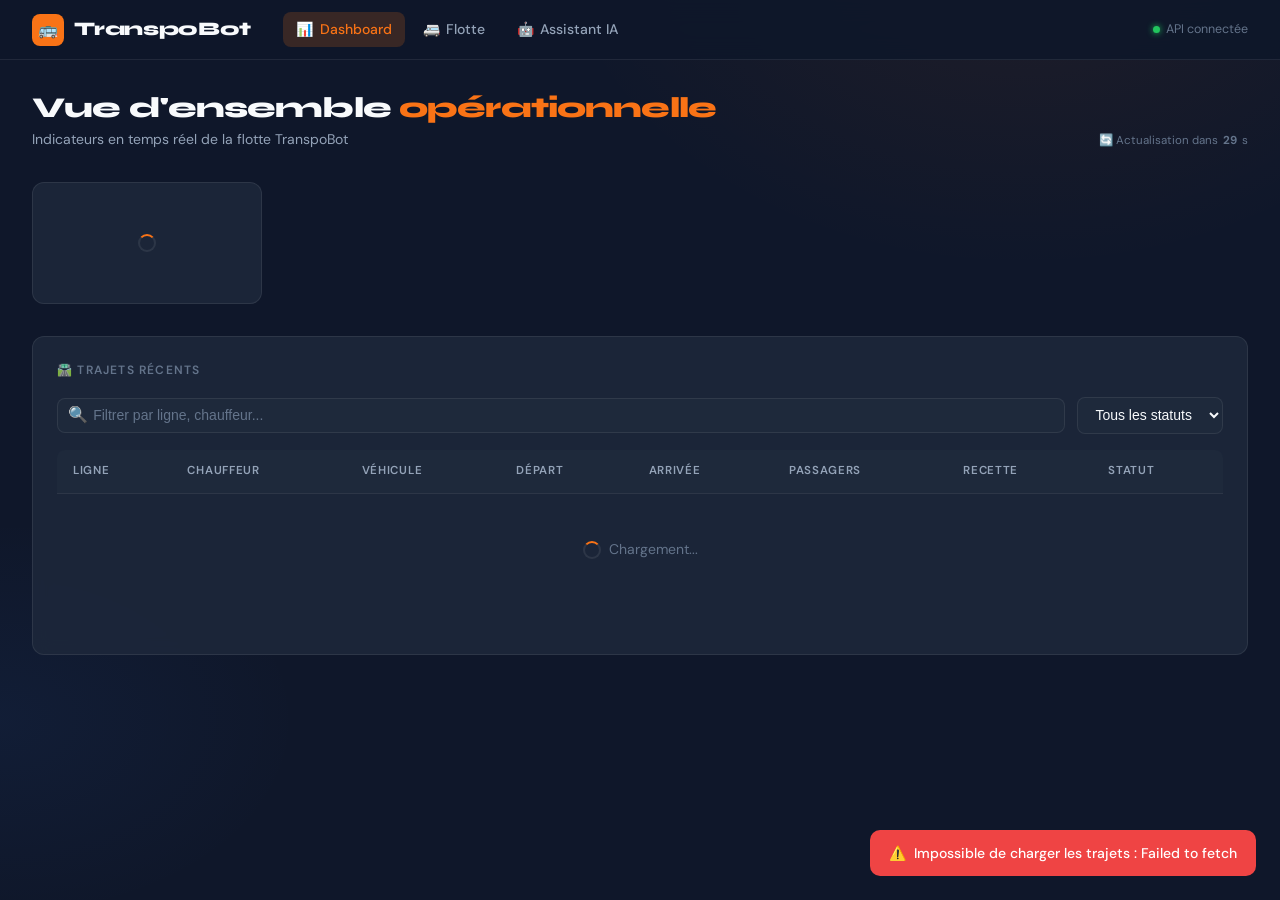
<file: frontend/index.html>
<!DOCTYPE html>
<html lang="fr">
<head>
  <meta charset="UTF-8">
  <meta name="viewport" content="width=device-width, initial-scale=1.0">
  <title>TranspoBot — Tableau de bord</title>
  <link rel="stylesheet" href="style.css">
  <style>
    .stat-icon-bg { position:absolute; right:1rem; top:50%; transform:translateY(-50%); font-size:2.8rem; opacity:.06; }
    .trajet-ligne { font-weight:600; }
    .trajet-meta  { font-size:.78rem; color:var(--slate-2); }
    .recette      { font-family:var(--font-mono); font-size:.82rem; }
    .last-refresh { font-size:.72rem; color:var(--slate); text-align:right; margin-top:.5rem; }
  </style>
</head>
<body>
<nav class="topbar">
  <div class="topbar-brand"><div class="logo-icon">🚌</div>TranspoBot</div>
  <div class="topbar-nav">
    <a href="index.html" class="nav-link active"><span class="icon">📊</span><span class="label">Dashboard</span></a>
    <a href="vehicules.html" class="nav-link"><span class="icon">🚐</span><span class="label">Flotte</span></a>
    <a href="chat.html" class="nav-link"><span class="icon">🤖</span><span class="label">Assistant IA</span></a>
  </div>
  <div class="topbar-status"><div class="status-dot"></div>API connectée</div>
</nav>

<main class="page">
  <div class="page-header">
    <div>
      <h1 class="page-title">Vue d'ensemble <span>opérationnelle</span></h1>
      <p class="page-subtitle">Indicateurs en temps réel de la flotte TranspoBot</p>
    </div>
    <div class="refresh-timer">🔄 Actualisation dans <strong id="countdown">30</strong>s</div>
  </div>

  <div class="kpi-grid" id="kpiGrid">
    <div class="kpi-card"><div class="loading"><div class="spinner"></div></div></div>
  </div>

  <div class="card">
    <div class="card-title">🛣️ Trajets récents <span id="trajetCount" style="margin-left:auto;font-size:.75rem;color:var(--slate)"></span></div>
    <div class="controls">
      <div class="search-box">
        <span class="search-icon">🔍</span>
        <input type="text" id="searchTrajets" placeholder="Filtrer par ligne, chauffeur...">
      </div>
      <select class="filter-select" id="filterStatut">
        <option value="">Tous les statuts</option>
        <option value="planifie">Planifié</option>
        <option value="en_cours">En cours</option>
        <option value="termine">Terminé</option>
        <option value="annule">Annulé</option>
      </select>
    </div>
    <div class="table-wrapper">
      <table>
        <thead>
          <tr>
            <th>Ligne</th><th>Chauffeur</th><th>Véhicule</th>
            <th>Départ</th><th>Arrivée</th><th>Passagers</th><th>Recette</th><th>Statut</th>
          </tr>
        </thead>
        <tbody id="trajetsTbody">
          <tr><td colspan="8"><div class="loading"><div class="spinner"></div> Chargement...</div></td></tr>
        </tbody>
      </table>
    </div>
    <div class="pagination" id="paginationTrajets"></div>
    <p class="last-refresh" id="lastRefresh"></p>
  </div>
</main>

<div class="toast" id="toast">⚠️ <span id="toastMsg"></span></div>

<script src="config.js"></script>
<script>
const API = API_BASE;
let allTrajets = [], currentPage = 1;
const perPage = 8;
let countdown = 30;

function showToast(msg) {
  const t = document.getElementById('toast');
  document.getElementById('toastMsg').textContent = msg;
  t.classList.add('show');
  setTimeout(() => t.classList.remove('show'), 4000);
}

function formatDate(s) {
  if (!s) return '—';
  return new Date(s).toLocaleString('fr-FR', {day:'2-digit',month:'2-digit',hour:'2-digit',minute:'2-digit'});
}

function formatMoney(n) {
  if (n == null) return '—';
  return Number(n).toLocaleString('fr-FR') + ' F';
}

function badgeStatut(s) {
  const map = {
    planifie:['blue','Planifié'], en_cours:['orange','En cours'],
    termine:['green','Terminé'], annule:['red','Annulé']
  };
  const [cls, label] = map[s] || ['slate', s];
  return `<span class="badge badge-${cls}">${label}</span>`;
}

async function loadKPI() {
  try {
    const r = await fetch(`${API}/api/stats`);
    if (!r.ok) throw new Error(`HTTP ${r.status}`);
    const d = await r.json();
    document.getElementById('kpiGrid').innerHTML = `
      <div class="kpi-card green" style="position:relative">
        <div class="kpi-icon">✅</div>
        <div class="kpi-value">${d.total_trajets}</div>
        <div class="kpi-label">Trajets terminés</div>
        <div class="stat-icon-bg">✅</div>
      </div>
      <div class="kpi-card orange" style="position:relative">
        <div class="kpi-icon">🚍</div>
        <div class="kpi-value">${d.trajets_en_cours}</div>
        <div class="kpi-label">En cours</div>
        <div class="stat-icon-bg">🚍</div>
      </div>
      <div class="kpi-card blue" style="position:relative">
        <div class="kpi-icon">🚗</div>
        <div class="kpi-value">${d.vehicules_actifs}</div>
        <div class="kpi-label">Véhicules actifs</div>
        <div class="stat-icon-bg">🚗</div>
      </div>
      <div class="kpi-card red" style="position:relative">
        <div class="kpi-icon">⚠️</div>
        <div class="kpi-value">${d.incidents_ouverts}</div>
        <div class="kpi-label">Incidents ouverts</div>
        <div class="stat-icon-bg">⚠️</div>
      </div>
      <div class="kpi-card" style="position:relative">
        <div class="kpi-icon">💰</div>
        <div class="kpi-value">${Number(d.recette_totale).toLocaleString('fr-FR')}</div>
        <div class="kpi-label">Recette totale (F)</div>
        <div class="stat-icon-bg">💰</div>
      </div>
    `;
  } catch(e) {
    showToast('Impossible de charger les KPI : ' + e.message);
  }
}

async function loadTrajets() {
  try {
    const r = await fetch(`${API}/api/trajets/recent`);
    if (!r.ok) throw new Error(`HTTP ${r.status}`);
    allTrajets = await r.json();
    applyFilters();
    document.getElementById('lastRefresh').textContent = 'Dernière actualisation : ' + new Date().toLocaleTimeString('fr-FR');
  } catch(e) {
    showToast('Impossible de charger les trajets : ' + e.message);
  }
}

function applyFilters() {
  const q = document.getElementById('searchTrajets').value.toLowerCase();
  const s = document.getElementById('filterStatut').value;
  const data = allTrajets.filter(t =>
    (!q || (t.ligne||'').toLowerCase().includes(q) || (t.chauffeur_nom||'').toLowerCase().includes(q)) &&
    (!s || t.statut === s)
  );
  currentPage = 1;
  renderTrajets(data);
}

function renderTrajets(data) {
  const total = data.length;
  document.getElementById('trajetCount').textContent = `${total} trajet${total!==1?'s':''}`;
  const pages = Math.ceil(total/perPage)||1;
  const slice = data.slice((currentPage-1)*perPage, currentPage*perPage);
  const tbody = document.getElementById('trajetsTbody');
  if (!slice.length) {
    tbody.innerHTML = `<tr><td colspan="8"><div class="empty"><div class="empty-icon">🔍</div><div class="empty-title">Aucun résultat</div></div></td></tr>`;
  } else {
    tbody.innerHTML = slice.map(t => `<tr>
      <td><div class="trajet-ligne">${t.ligne||'—'}</div></td>
      <td><div class="trajet-meta">${t.chauffeur_nom||'—'}</div></td>
      <td><div class="trajet-meta" style="font-family:var(--font-mono)">${t.immatriculation||'—'}</div></td>
      <td>${formatDate(t.date_heure_depart)}</td>
      <td>${formatDate(t.date_heure_arrivee)}</td>
      <td style="text-align:center">${t.nb_passagers??'—'}</td>
      <td class="recette">${formatMoney(t.recette)}</td>
      <td>${badgeStatut(t.statut)}</td>
    </tr>`).join('');
  }
  const pg = document.getElementById('paginationTrajets');
  if (pages <= 1) { pg.innerHTML = ''; return; }
  let html = `<button onclick="goPage(${currentPage-1})" ${currentPage===1?'disabled':''}>‹</button>`;
  for (let i=1; i<=pages; i++) html += `<button class="${i===currentPage?'active':''}" onclick="goPage(${i})">${i}</button>`;
  html += `<button onclick="goPage(${currentPage+1})" ${currentPage===pages?'disabled':''}>›</button>`;
  html += `<span class="pagination-info">${(currentPage-1)*perPage+1}–${Math.min(currentPage*perPage,total)} / ${total}</span>`;
  pg.innerHTML = html;
}

function goPage(p) {
  const q = document.getElementById('searchTrajets').value.toLowerCase();
  const s = document.getElementById('filterStatut').value;
  const data = allTrajets.filter(t =>
    (!q || (t.ligne||'').toLowerCase().includes(q) || (t.chauffeur_nom||'').toLowerCase().includes(q)) &&
    (!s || t.statut === s)
  );
  const pages = Math.ceil(data.length/perPage)||1;
  currentPage = Math.max(1, Math.min(p, pages));
  renderTrajets(data);
}

document.getElementById('searchTrajets').addEventListener('input', applyFilters);
document.getElementById('filterStatut').addEventListener('change', applyFilters);

setInterval(() => {
  countdown--;
  document.getElementById('countdown').textContent = countdown;
  if (countdown <= 0) { loadKPI(); loadTrajets(); countdown = 30; }
}, 1000);

loadKPI();
loadTrajets();
</script>
</body>
</html>
</file>
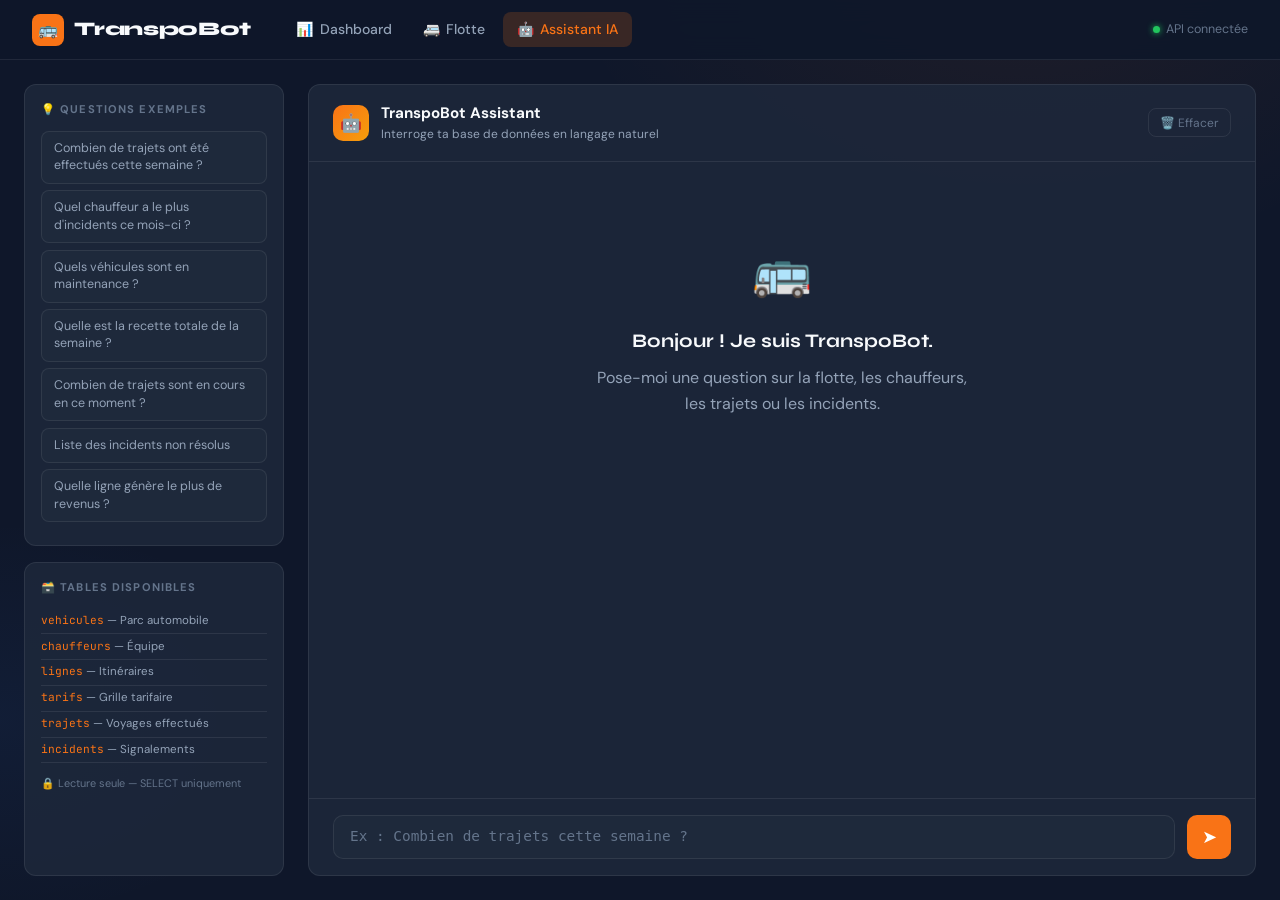
<file: frontend/chat.html>
<!DOCTYPE html>
<html lang="fr">
<head>
  <meta charset="UTF-8">
  <meta name="viewport" content="width=device-width, initial-scale=1.0">
  <title>TranspoBot — Assistant IA</title>
  <link rel="stylesheet" href="style.css">
  <style>
    .chat-layout { display:grid; grid-template-columns:260px 1fr; gap:1.5rem; height:calc(100vh - 60px - 3rem); }
    .chat-sidebar { display:flex; flex-direction:column; gap:1rem; }
    .sidebar-card { background:var(--card-bg); border:1px solid var(--border); border-radius:var(--radius); padding:1rem; }
    .sidebar-title { font-size:.7rem; font-weight:700; letter-spacing:.1em; text-transform:uppercase; color:var(--slate); margin-bottom:.75rem; }
    .suggestion-chip { display:block; width:100%; text-align:left; background:var(--navy-2); border:1px solid var(--border); color:var(--slate-2); border-radius:8px; padding:.5rem .75rem; font-size:.78rem; margin-bottom:.4rem; transition:var(--transition); line-height:1.4; }
    .suggestion-chip:hover { background:var(--orange-glow); border-color:var(--orange); color:var(--orange); }
    .schema-list { font-size:.72rem; color:var(--slate-2); }
    .schema-list li { padding:.2rem 0; border-bottom:1px solid var(--border); list-style:none; }
    .schema-list code { color:var(--orange); font-family:var(--font-mono); font-size:.7rem; }
    .chat-main { display:flex; flex-direction:column; background:var(--card-bg); border:1px solid var(--border); border-radius:var(--radius); overflow:hidden; }
    .chat-header { padding:1rem 1.5rem; border-bottom:1px solid var(--border); display:flex; align-items:center; gap:.75rem; }
    .bot-avatar { width:36px; height:36px; background:linear-gradient(135deg,var(--orange),#f59e0b); border-radius:10px; display:grid; place-items:center; font-size:1.1rem; }
    .chat-header-info h3 { font-size:.95rem; font-weight:700; }
    .chat-header-info p { font-size:.75rem; color:var(--slate-2); }
    .clear-btn { margin-left:auto; background:transparent; border:1px solid var(--border); color:var(--slate); border-radius:8px; padding:.35rem .7rem; font-size:.75rem; transition:var(--transition); }
    .clear-btn:hover { background:var(--navy-2); color:var(--white); }
    .messages { flex:1; overflow-y:auto; padding:1.5rem; display:flex; flex-direction:column; gap:1.25rem; }
    .msg { display:flex; gap:.75rem; max-width:92%; animation:fadeUp .25s ease; }
    @keyframes fadeUp { from{opacity:0;transform:translateY(8px)} to{opacity:1;transform:none} }
    .msg.user { align-self:flex-end; flex-direction:row-reverse; }
    .msg.bot  { align-self:flex-start; }
    .msg-avatar { width:32px; height:32px; border-radius:50%; flex-shrink:0; display:grid; place-items:center; }
    .msg.user .msg-avatar { background:var(--navy-3); }
    .msg.bot  .msg-avatar { background:linear-gradient(135deg,var(--orange),#f59e0b); }
    .msg-body { display:flex; flex-direction:column; gap:.5rem; }
    .bubble { padding:.75rem 1rem; border-radius:12px; font-size:.875rem; line-height:1.6; }
    .msg.user .bubble { background:var(--orange); color:white; border-bottom-right-radius:4px; }
    .msg.bot  .bubble { background:var(--navy-2); border:1px solid var(--border); border-bottom-left-radius:4px; }
    .sql-accordion { background:var(--navy); border:1px solid var(--border); border-radius:8px; overflow:hidden; }
    .sql-toggle { display:flex; align-items:center; gap:.5rem; width:100%; background:transparent; border:none; color:var(--slate-2); padding:.5rem .75rem; font-size:.72rem; font-family:var(--font); cursor:pointer; transition:var(--transition); }
    .sql-toggle:hover { color:var(--orange); }
    .sql-toggle .chevron { margin-left:auto; transition:transform .2s; }
    .sql-toggle.open .chevron { transform:rotate(180deg); }
    .sql-code { display:none; padding:.6rem .75rem; font-family:var(--font-mono); font-size:.78rem; color:#94a3b8; border-top:1px solid var(--border); white-space:pre-wrap; word-break:break-all; }
    .sql-code.open { display:block; }
    .results-wrapper { background:var(--navy); border:1px solid var(--border); border-radius:8px; overflow:hidden; }
    .results-header { font-size:.7rem; color:var(--slate); padding:.4rem .75rem; border-bottom:1px solid var(--border); }
    .results-scroll { overflow-x:auto; max-height:260px; overflow-y:auto; }
    .results-wrapper table { font-size:.78rem; }
    .results-wrapper thead th { background:var(--navy-2); font-size:.68rem; }
    .results-wrapper tbody td { padding:.5rem .75rem; }
    .typing-indicator { display:none; align-self:flex-start; padding:.6rem 1rem; background:var(--navy-2); border:1px solid var(--border); border-radius:12px; border-bottom-left-radius:4px; gap:.3rem; }
    .typing-indicator.show { display:flex; }
    .dot { width:7px; height:7px; background:var(--slate); border-radius:50%; animation:bounce .9s infinite; }
    .dot:nth-child(2){animation-delay:.15s} .dot:nth-child(3){animation-delay:.3s}
    @keyframes bounce { 0%,100%{transform:translateY(0)} 50%{transform:translateY(-5px);background:var(--orange)} }
    .chat-input-area { padding:1rem 1.5rem; border-top:1px solid var(--border); display:flex; gap:.75rem; align-items:center; }
    .chat-input-area textarea { flex:1; background:var(--navy-2); border:1px solid var(--border); color:var(--white); border-radius:10px; padding:.65rem 1rem; font-size:.9rem; resize:none; height:44px; max-height:120px; outline:none; transition:var(--transition); line-height:1.5; }
    .chat-input-area textarea:focus { border-color:var(--orange); }
    .chat-input-area textarea::placeholder { color:var(--slate); }
    .send-btn { background:var(--orange); border:none; color:white; width:44px; height:44px; border-radius:10px; display:grid; place-items:center; font-size:1.1rem; transition:var(--transition); flex-shrink:0; }
    .send-btn:hover:not(:disabled) { background:var(--orange-2); }
    .send-btn:disabled { opacity:.45; cursor:not-allowed; }
    .welcome { text-align:center; padding:3rem 1rem; color:var(--slate-2); }
    .welcome-icon { font-size:3rem; margin-bottom:1rem; }
    .welcome h3 { font-family:var(--font-display); font-size:1.2rem; color:var(--white); margin-bottom:.5rem; }
    @media(max-width:768px){ .chat-layout{grid-template-columns:1fr;height:auto} .chat-sidebar{display:none} .chat-main{height:calc(100vh - 60px - 2rem)} }
  </style>
</head>
<body>
<nav class="topbar">
  <div class="topbar-brand"><div class="logo-icon">🚌</div>TranspoBot</div>
  <div class="topbar-nav">
    <a href="index.html" class="nav-link"><span class="icon">📊</span><span class="label">Dashboard</span></a>
    <a href="vehicules.html" class="nav-link"><span class="icon">🚐</span><span class="label">Flotte</span></a>
    <a href="chat.html" class="nav-link active"><span class="icon">🤖</span><span class="label">Assistant IA</span></a>
  </div>
  <div class="topbar-status"><div class="status-dot"></div>API connectée</div>
</nav>

<div style="padding:1.5rem;max-width:1400px;margin:0 auto;">
  <div class="chat-layout">
    <aside class="chat-sidebar">
      <div class="sidebar-card">
        <div class="sidebar-title">💡 Questions exemples</div>
        <button class="suggestion-chip" onclick="suggest(this)">Combien de trajets ont été effectués cette semaine ?</button>
        <button class="suggestion-chip" onclick="suggest(this)">Quel chauffeur a le plus d'incidents ce mois-ci ?</button>
        <button class="suggestion-chip" onclick="suggest(this)">Quels véhicules sont en maintenance ?</button>
        <button class="suggestion-chip" onclick="suggest(this)">Quelle est la recette totale de la semaine ?</button>
        <button class="suggestion-chip" onclick="suggest(this)">Combien de trajets sont en cours en ce moment ?</button>
        <button class="suggestion-chip" onclick="suggest(this)">Liste des incidents non résolus</button>
        <button class="suggestion-chip" onclick="suggest(this)">Quelle ligne génère le plus de revenus ?</button>
      </div>
      <div class="sidebar-card" style="flex:1">
        <div class="sidebar-title">🗃️ Tables disponibles</div>
        <ul class="schema-list">
          <li><code>vehicules</code> — Parc automobile</li>
          <li><code>chauffeurs</code> — Équipe</li>
          <li><code>lignes</code> — Itinéraires</li>
          <li><code>tarifs</code> — Grille tarifaire</li>
          <li><code>trajets</code> — Voyages effectués</li>
          <li><code>incidents</code> — Signalements</li>
        </ul>
        <div style="font-size:.68rem;color:var(--slate);margin-top:.75rem;">🔒 Lecture seule — SELECT uniquement</div>
      </div>
    </aside>

    <div class="chat-main">
      <div class="chat-header">
        <div class="bot-avatar">🤖</div>
        <div class="chat-header-info">
          <h3>TranspoBot Assistant</h3>
          <p>Interroge ta base de données en langage naturel</p>
        </div>
        <button class="clear-btn" onclick="clearChat()">🗑️ Effacer</button>
      </div>

      <div class="messages" id="messages">
        <div class="welcome" id="welcome">
          <div class="welcome-icon">🚌</div>
          <h3>Bonjour ! Je suis TranspoBot.</h3>
          <p>Pose-moi une question sur la flotte, les chauffeurs,<br>les trajets ou les incidents.</p>
        </div>
        <div class="typing-indicator" id="typingIndicator">
          <div class="dot"></div><div class="dot"></div><div class="dot"></div>
        </div>
      </div>

      <div class="chat-input-area">
        <textarea id="chatInput" placeholder="Ex : Combien de trajets cette semaine ?" maxlength="500" rows="1"></textarea>
        <button class="send-btn" id="sendBtn" onclick="sendMessage()">➤</button>
      </div>
    </div>
  </div>
</div>

<div class="toast" id="toast">⚠️ <span id="toastMsg"></span></div>

<script src="config.js"></script>
<script>
const API = API_BASE;
let isLoading=false;
const messagesEl=document.getElementById('messages');
const inputEl=document.getElementById('chatInput');
const sendBtn=document.getElementById('sendBtn');

function showToast(msg){const t=document.getElementById('toast');document.getElementById('toastMsg').textContent=msg;t.classList.add('show');setTimeout(()=>t.classList.remove('show'),5000);}

inputEl.addEventListener('input',()=>{inputEl.style.height='44px';inputEl.style.height=Math.min(inputEl.scrollHeight,120)+'px';});
inputEl.addEventListener('keydown',e=>{if(e.key==='Enter'&&!e.shiftKey){e.preventDefault();sendMessage();}});

function suggest(btn){inputEl.value=btn.textContent.trim();inputEl.focus();}

function clearChat(){
  messagesEl.innerHTML=`<div class="welcome" id="welcome"><div class="welcome-icon">🚌</div><h3>Conversation effacée.</h3><p>Pose une nouvelle question !</p></div><div class="typing-indicator" id="typingIndicator"><div class="dot"></div><div class="dot"></div><div class="dot"></div></div>`;
}

function escHtml(s){return String(s).replace(/&/g,'&amp;').replace(/</g,'&lt;').replace(/>/g,'&gt;').replace(/\n/g,'<br>');}

function addUserMsg(text){
  document.getElementById('welcome')?.remove();
  const div=document.createElement('div');
  div.className='msg user';
  div.innerHTML=`<div class="msg-avatar">👤</div><div class="msg-body"><div class="bubble">${escHtml(text)}</div></div>`;
  messagesEl.insertBefore(div,document.getElementById('typingIndicator'));
  messagesEl.scrollTo({top:messagesEl.scrollHeight,behavior:'smooth'});
}

function addBotMsg(answer,sql,data){
  const div=document.createElement('div');
  div.className='msg bot';
  let sqlHtml='';
  if(sql){const id='sql_'+Date.now();sqlHtml=`<div class="sql-accordion"><button class="sql-toggle" onclick="toggleSQL(this,'${id}')">🔍 <span style="font-family:var(--font-mono)">Requête SQL générée</span><span class="chevron">▾</span></button><div class="sql-code" id="${id}">${escHtml(sql)}</div></div>`;}
  let tableHtml='';
  if(data&&data.length>0){const cols=Object.keys(data[0]);tableHtml=`<div class="results-wrapper"><div class="results-header">📋 ${data.length} résultat${data.length!==1?'s':''}</div><div class="results-scroll"><table><thead><tr>${cols.map(c=>`<th>${c}</th>`).join('')}</tr></thead><tbody>${data.map(row=>`<tr>${cols.map(c=>`<td>${row[c]??'—'}</td>`).join('')}</tr>`).join('')}</tbody></table></div></div>`;}
  else if(data&&data.length===0){tableHtml=`<div style="font-size:.78rem;color:var(--slate)">Aucune donnée retournée.</div>`;}
  div.innerHTML=`<div class="msg-avatar">🤖</div><div class="msg-body"><div class="bubble">${escHtml(answer)}</div>${sqlHtml}${tableHtml}</div>`;
  messagesEl.insertBefore(div,document.getElementById('typingIndicator'));
  messagesEl.scrollTo({top:messagesEl.scrollHeight,behavior:'smooth'});
}

function addErrorMsg(msg){
  const div=document.createElement('div');div.className='msg bot';
  div.innerHTML=`<div class="msg-avatar">⚠️</div><div class="msg-body"><div class="bubble" style="background:rgba(239,68,68,.15);border-color:rgba(239,68,68,.3);color:#fca5a5;">${escHtml(msg)}</div></div>`;
  messagesEl.insertBefore(div,document.getElementById('typingIndicator'));
  messagesEl.scrollTo({top:messagesEl.scrollHeight,behavior:'smooth'});
}

function toggleSQL(btn,id){btn.classList.toggle('open');document.getElementById(id).classList.toggle('open');}

async function sendMessage(){
  if(isLoading)return;
  const q=inputEl.value.trim();
  if(!q)return;
  isLoading=true; sendBtn.disabled=true;
  inputEl.value=''; inputEl.style.height='44px';
  addUserMsg(q);
  const ti=document.getElementById('typingIndicator');
  ti.classList.add('show');
  messagesEl.scrollTo({top:messagesEl.scrollHeight,behavior:'smooth'});
  try{
    const r=await fetch(`${API}/api/chat`,{method:'POST',headers:{'Content-Type':'application/json'},body:JSON.stringify({question:q})});
    if(!r.ok){const err=await r.json().catch(()=>({}));throw new Error(err.detail||`HTTP ${r.status}`);}
    const res=await r.json();
    ti.classList.remove('show');
    addBotMsg(res.answer||'Réponse reçue.',res.sql,res.data);
  }catch(e){
    ti.classList.remove('show');
    addErrorMsg('❌ '+(e.message.includes('fetch')?'Serveur inaccessible sur '+API:e.message));
  }finally{
    isLoading=false; sendBtn.disabled=false; inputEl.focus();
  }
}
</script>
</body>
</html>
</file>
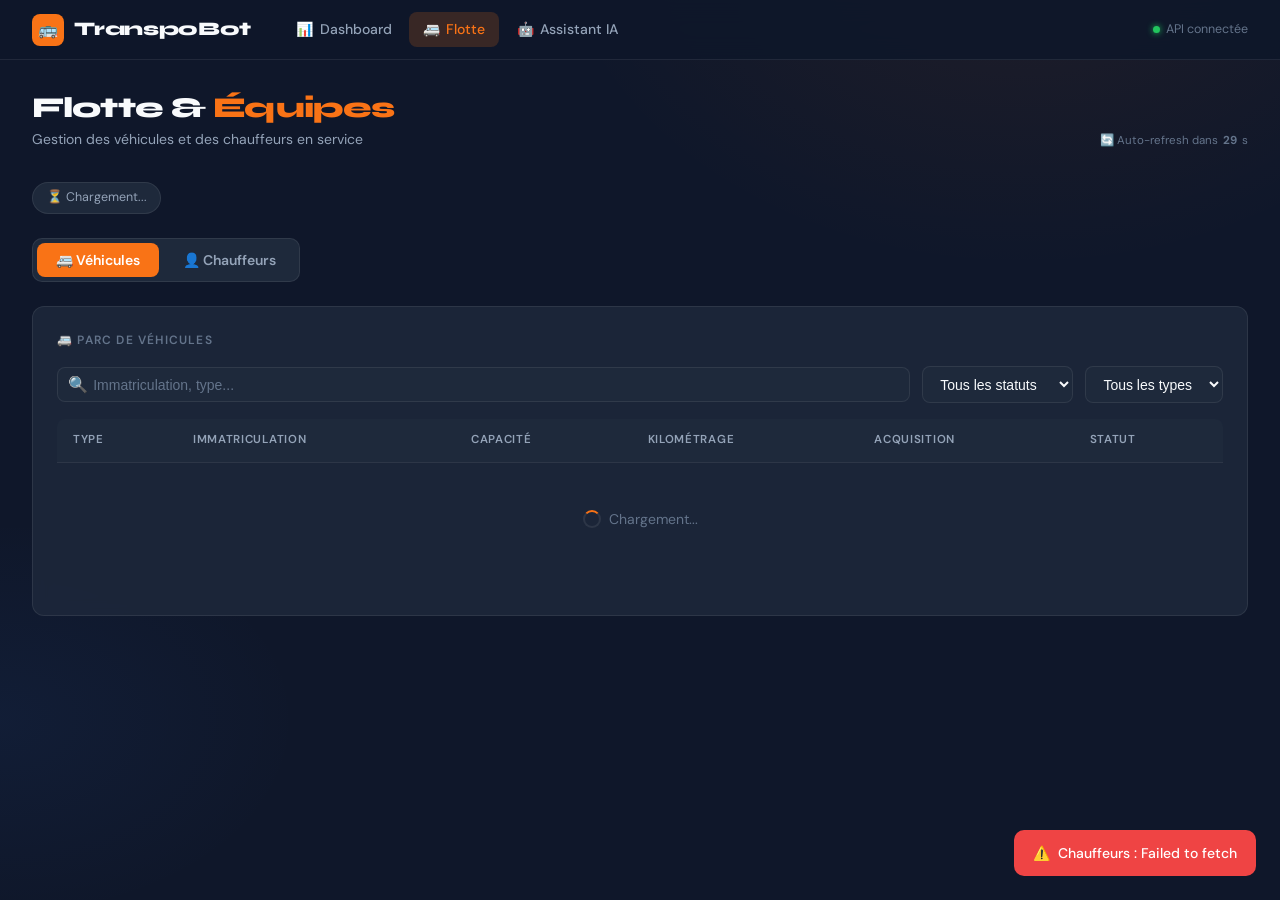
<file: frontend/vehicules.html>
<!DOCTYPE html>
<html lang="fr">
<head>
  <meta charset="UTF-8">
  <meta name="viewport" content="width=device-width, initial-scale=1.0">
  <title>TranspoBot — Flotte & Chauffeurs</title>
  <link rel="stylesheet" href="style.css">
  <style>
    .tabs { display:flex; gap:.25rem; margin-bottom:1.5rem; background:var(--navy-2); border:1px solid var(--border); border-radius:10px; padding:.25rem; width:fit-content; }
    .tab-btn { background:transparent; border:none; color:var(--slate-2); padding:.5rem 1.2rem; border-radius:8px; font-size:.875rem; font-weight:600; display:flex; align-items:center; gap:.4rem; transition:var(--transition); }
    .tab-btn.active { background:var(--orange); color:white; }
    .tab-btn:hover:not(.active) { background:var(--navy-3); color:var(--white); }
    .tab-panel { display:none; }
    .tab-panel.active { display:block; }
    .immat { font-family:var(--font-mono); font-size:.82rem; color:var(--orange); font-weight:600; }
    .summary-bar { display:flex; gap:.5rem; margin-bottom:1.5rem; flex-wrap:wrap; }
    .summary-pill { display:flex; align-items:center; gap:.4rem; background:var(--navy-2); border:1px solid var(--border); border-radius:99px; padding:.3rem .85rem; font-size:.78rem; color:var(--slate-2); }
    .summary-pill strong { color:var(--white); }
    .dispo-yes { color:var(--green); font-weight:600; }
    .dispo-no  { color:var(--red); font-weight:600; }
    .chauffeur-avatar { width:32px; height:32px; border-radius:50%; background:var(--navy-3); display:inline-flex; align-items:center; justify-content:center; margin-right:.4rem; vertical-align:middle; }
  </style>
</head>
<body>
<nav class="topbar">
  <div class="topbar-brand"><div class="logo-icon">🚌</div>TranspoBot</div>
  <div class="topbar-nav">
    <a href="index.html" class="nav-link"><span class="icon">📊</span><span class="label">Dashboard</span></a>
    <a href="vehicules.html" class="nav-link active"><span class="icon">🚐</span><span class="label">Flotte</span></a>
    <a href="chat.html" class="nav-link"><span class="icon">🤖</span><span class="label">Assistant IA</span></a>
  </div>
  <div class="topbar-status"><div class="status-dot"></div>API connectée</div>
</nav>

<main class="page">
  <div class="page-header">
    <div>
      <h1 class="page-title">Flotte & <span>Équipes</span></h1>
      <p class="page-subtitle">Gestion des véhicules et des chauffeurs en service</p>
    </div>
    <div class="refresh-timer">🔄 Auto-refresh dans <strong id="countdown">30</strong>s</div>
  </div>

  <div class="summary-bar" id="summaryBar"><div class="summary-pill">⏳ Chargement...</div></div>

  <div class="tabs">
    <button class="tab-btn active" onclick="switchTab('vehicules', event)">🚐 Véhicules</button>
    <button class="tab-btn" onclick="switchTab('chauffeurs', event)">👤 Chauffeurs</button>
  </div>

  <div class="tab-panel active" id="tab-vehicules">
    <div class="card">
      <div class="card-title">🚐 Parc de véhicules</div>
      <div class="controls">
        <div class="search-box"><span class="search-icon">🔍</span><input type="text" id="searchVehicules" placeholder="Immatriculation, type..."></div>
        <select class="filter-select" id="filterStatutV">
          <option value="">Tous les statuts</option>
          <option value="actif">Actif</option>
          <option value="maintenance">En maintenance</option>
          <option value="hors_service">Hors service</option>
        </select>
        <select class="filter-select" id="filterTypeV">
          <option value="">Tous les types</option>
          <option value="bus">Bus</option>
          <option value="minibus">Minibus</option>
          <option value="taxi">Taxi</option>
        </select>
      </div>
      <div class="table-wrapper">
        <table>
          <thead><tr><th>Type</th><th>Immatriculation</th><th>Capacité</th><th>Kilométrage</th><th>Acquisition</th><th>Statut</th></tr></thead>
          <tbody id="vehiculesTbody"><tr><td colspan="6"><div class="loading"><div class="spinner"></div> Chargement...</div></td></tr></tbody>
        </table>
      </div>
      <div class="pagination" id="paginationV"></div>
    </div>
  </div>

  <div class="tab-panel" id="tab-chauffeurs">
    <div class="card">
      <div class="card-title">👤 Équipe chauffeurs</div>
      <div class="controls">
        <div class="search-box"><span class="search-icon">🔍</span><input type="text" id="searchChauffeurs" placeholder="Nom, prénom, permis..."></div>
        <select class="filter-select" id="filterDispo">
          <option value="">Toutes disponibilités</option>
          <option value="1">Disponible</option>
          <option value="0">Indisponible</option>
        </select>
      </div>
      <div class="table-wrapper">
        <table>
          <thead><tr><th>Chauffeur</th><th>Téléphone</th><th>N° Permis</th><th>Catégorie</th><th>Véhicule assigné</th><th>Embauche</th><th>Disponibilité</th></tr></thead>
          <tbody id="chauffeursTbody"><tr><td colspan="7"><div class="loading"><div class="spinner"></div> Chargement...</div></td></tr></tbody>
        </table>
      </div>
      <div class="pagination" id="paginationC"></div>
    </div>
  </div>
</main>

<div class="toast" id="toast">⚠️ <span id="toastMsg"></span></div>

<script src="config.js"></script>
<script>
const API = API_BASE;
let allVehicules=[], allChauffeurs=[], pageV=1, pageC=1;
const PER=10;
let countdown=30;

function showToast(msg){const t=document.getElementById('toast');document.getElementById('toastMsg').textContent=msg;t.classList.add('show');setTimeout(()=>t.classList.remove('show'),4000);}

function switchTab(name, event){
  document.querySelectorAll('.tab-panel').forEach(p=>p.classList.remove('active'));
  document.querySelectorAll('.tab-btn').forEach(b=>b.classList.remove('active'));
  document.getElementById('tab-'+name).classList.add('active');
  event.currentTarget.classList.add('active');
}

function badgeStatut(s){
  const m={actif:['green','Actif'],maintenance:['orange','Maintenance'],hors_service:['red','Hors service']};
  const[c,l]=m[s]||['slate',s];
  return`<span class="badge badge-${c}">${l}</span>`;
}
function fmtDate(s){if(!s)return'—';return new Date(s).toLocaleDateString('fr-FR');}
function typeIcon(t){return{bus:'🚌',minibus:'🚐',taxi:'🚕'}[t]||'🚗';}

async function loadVehicules(){
  try{
    const r=await fetch(`${API}/api/vehicules`);
    if(!r.ok)throw new Error('HTTP '+r.status);
    allVehicules=await r.json();
    applyFiltersV();
    updateSummary();
  }catch(e){showToast('Véhicules : '+e.message);}
}

function applyFiltersV(){
  const q=document.getElementById('searchVehicules').value.toLowerCase();
  const s=document.getElementById('filterStatutV').value;
  const t=document.getElementById('filterTypeV').value;
  const data=allVehicules.filter(v=>
    (!q||v.immatriculation.toLowerCase().includes(q)||(v.type||'').toLowerCase().includes(q))&&
    (!s||v.statut===s)&&
    (!t||v.type===t)
  );
  pageV=1; renderVehicules(data);
}

function renderVehicules(data){
  const slice=data.slice((pageV-1)*PER,pageV*PER);
  const tbody=document.getElementById('vehiculesTbody');
  if(!slice.length){tbody.innerHTML=`<tr><td colspan="6"><div class="empty"><div class="empty-icon">🔍</div><div class="empty-title">Aucun véhicule</div></div></td></tr>`;return;}
  tbody.innerHTML=slice.map(v=>`<tr>
    <td>${typeIcon(v.type)} ${v.type.charAt(0).toUpperCase()+v.type.slice(1)}</td>
    <td><span class="immat">${v.immatriculation}</span></td>
    <td style="text-align:center">${v.capacite} pl.</td>
    <td style="font-family:var(--font-mono)">${Number(v.kilometrage).toLocaleString('fr-FR')} km</td>
    <td>${fmtDate(v.date_acquisition)}</td>
    <td>${badgeStatut(v.statut)}</td>
  </tr>`).join('');
  renderPagination('paginationV',pageV,Math.ceil(data.length/PER)||1,data,'V');
}

async function loadChauffeurs(){
  try{
    const r=await fetch(`${API}/api/chauffeurs`);
    if(!r.ok)throw new Error('HTTP '+r.status);
    allChauffeurs=await r.json();
    applyFiltersC();
  }catch(e){showToast('Chauffeurs : '+e.message);}
}

function applyFiltersC(){
  const q=document.getElementById('searchChauffeurs').value.toLowerCase();
  const d=document.getElementById('filterDispo').value;
  const data=allChauffeurs.filter(c=>
    (!q||c.nom.toLowerCase().includes(q)||c.prenom.toLowerCase().includes(q)||(c.numero_permis||'').toLowerCase().includes(q))&&
    (d===''||String(c.disponibilite?1:0)===d)
  );
  pageC=1; renderChauffeurs(data);
}

function renderChauffeurs(data){
  const slice=data.slice((pageC-1)*PER,pageC*PER);
  const tbody=document.getElementById('chauffeursTbody');
  if(!slice.length){tbody.innerHTML=`<tr><td colspan="7"><div class="empty"><div class="empty-icon">🔍</div><div class="empty-title">Aucun chauffeur</div></div></td></tr>`;return;}
  tbody.innerHTML=slice.map(c=>`<tr>
    <td><span class="chauffeur-avatar">👤</span><strong>${c.nom}</strong> ${c.prenom}</td>
    <td style="font-family:var(--font-mono);font-size:.8rem">${c.telephone||'—'}</td>
    <td style="font-family:var(--font-mono);font-size:.78rem">${c.numero_permis||'—'}</td>
    <td style="text-align:center"><span class="badge badge-blue">${c.categorie_permis||'—'}</span></td>
    <td>${c.immatriculation?`<span class="immat">${c.immatriculation}</span>`:'<span class="badge badge-slate">Non assigné</span>'}</td>
    <td>${fmtDate(c.date_embauche)}</td>
    <td class="${c.disponibilite?'dispo-yes':'dispo-no'}">${c.disponibilite?'✅ Disponible':'🔴 Indisponible'}</td>
  </tr>`).join('');
  renderPagination('paginationC',pageC,Math.ceil(data.length/PER)||1,data,'C');
}

function renderPagination(id,cur,pages,data,key){
  const el=document.getElementById(id);
  if(pages<=1){el.innerHTML='';return;}
  let html=`<button onclick="goPage('${key}',${cur-1})" ${cur===1?'disabled':''}>‹</button>`;
  for(let i=1;i<=pages;i++)html+=`<button class="${i===cur?'active':''}" onclick="goPage('${key}',${i})">${i}</button>`;
  html+=`<button onclick="goPage('${key}',${cur+1})" ${cur===pages?'disabled':''}>›</button>`;
  html+=`<span class="pagination-info">${data.length} résultat${data.length!==1?'s':''}</span>`;
  el.innerHTML=html;
}

function goPage(key,p){
  if(key==='V'){
    const q=document.getElementById('searchVehicules').value.toLowerCase();
    const s=document.getElementById('filterStatutV').value;
    const t=document.getElementById('filterTypeV').value;
    const data=allVehicules.filter(v=>(!q||v.immatriculation.toLowerCase().includes(q))&&(!s||v.statut===s)&&(!t||v.type===t));
    pageV=Math.max(1,Math.min(p,Math.ceil(data.length/PER)||1));
    renderVehicules(data);
  }else{
    const q=document.getElementById('searchChauffeurs').value.toLowerCase();
    const d=document.getElementById('filterDispo').value;
    const data=allChauffeurs.filter(c=>(!q||c.nom.toLowerCase().includes(q)||c.prenom.toLowerCase().includes(q))&&(d===''||String(c.disponibilite?1:0)===d));
    pageC=Math.max(1,Math.min(p,Math.ceil(data.length/PER)||1));
    renderChauffeurs(data);
  }
}

function updateSummary(){
  const actifs=allVehicules.filter(v=>v.statut==='actif').length;
  const maint=allVehicules.filter(v=>v.statut==='maintenance').length;
  const hs=allVehicules.filter(v=>v.statut==='hors_service').length;
  document.getElementById('summaryBar').innerHTML=`
    <div class="summary-pill">🚌 Total : <strong>${allVehicules.length}</strong></div>
    <div class="summary-pill"><span class="badge badge-green" style="padding:.1rem .4rem">Actifs</span> <strong>${actifs}</strong></div>
    <div class="summary-pill"><span class="badge badge-orange" style="padding:.1rem .4rem">Maintenance</span> <strong>${maint}</strong></div>
    <div class="summary-pill"><span class="badge badge-red" style="padding:.1rem .4rem">Hors service</span> <strong>${hs}</strong></div>`;
}

document.getElementById('searchVehicules').addEventListener('input',applyFiltersV);
document.getElementById('filterStatutV').addEventListener('change',applyFiltersV);
document.getElementById('filterTypeV').addEventListener('change',applyFiltersV);
document.getElementById('searchChauffeurs').addEventListener('input',applyFiltersC);
document.getElementById('filterDispo').addEventListener('change',applyFiltersC);

setInterval(()=>{
  countdown--;
  document.getElementById('countdown').textContent=countdown;
  if(countdown<=0){loadVehicules();loadChauffeurs();countdown=30;}
},1000);

loadVehicules();
loadChauffeurs();
</script>
</body>
</html>
</file>
<file: frontend/style.css>
@import url('https://fonts.googleapis.com/css2?family=DM+Sans:wght@300;400;500;600;700&family=JetBrains+Mono:wght@400;600&family=Syne:wght@700;800&display=swap');

:root {
  --navy:      #0f172a;
  --navy-2:    #1e293b;
  --navy-3:    #334155;
  --orange:    #f97316;
  --orange-2:  #ea580c;
  --orange-glow: rgba(249,115,22,.18);
  --slate:     #64748b;
  --slate-2:   #94a3b8;
  --white:     #f8fafc;
  --border:    rgba(255,255,255,.08);
  --card-bg:   rgba(30,41,59,.85);
  --green:     #22c55e;
  --yellow:    #eab308;
  --red:       #ef4444;
  --blue:      #3b82f6;
  --font:      'DM Sans', sans-serif;
  --font-mono: 'JetBrains Mono', monospace;
  --font-display: 'Syne', sans-serif;
  --radius:    12px;
  --shadow:    0 4px 24px rgba(0,0,0,.35);
  --transition: .2s cubic-bezier(.4,0,.2,1);
}

*, *::before, *::after { box-sizing: border-box; margin: 0; padding: 0; }
html { scroll-behavior: smooth; }
body {
  font-family: var(--font);
  background: var(--navy);
  color: var(--white);
  min-height: 100vh;
  line-height: 1.6;
  background-image:
    radial-gradient(ellipse 800px 600px at 80% -10%, rgba(249,115,22,.08) 0%, transparent 60%),
    radial-gradient(ellipse 600px 400px at 0% 80%, rgba(59,130,246,.06) 0%, transparent 50%);
}
a { color: inherit; text-decoration: none; }
button { cursor: pointer; font-family: var(--font); }

::-webkit-scrollbar { width: 6px; height: 6px; }
::-webkit-scrollbar-track { background: var(--navy-2); }
::-webkit-scrollbar-thumb { background: var(--navy-3); border-radius: 99px; }

.topbar {
  position: sticky; top: 0; z-index: 100;
  background: rgba(15,23,42,.92);
  backdrop-filter: blur(12px);
  border-bottom: 1px solid var(--border);
  display: flex; align-items: center; gap: 2rem;
  padding: 0 2rem; height: 60px;
}
.topbar-brand {
  display: flex; align-items: center; gap: .6rem;
  font-family: var(--font-display); font-size: 1.2rem;
  font-weight: 800; letter-spacing: -.02em;
}
.logo-icon {
  width: 32px; height: 32px; background: var(--orange);
  border-radius: 8px; display: grid; place-items: center; font-size: 1rem;
}
.topbar-nav { display: flex; gap: .25rem; flex: 1; }
.nav-link {
  display: flex; align-items: center; gap: .4rem;
  padding: .4rem .85rem; border-radius: 8px;
  font-size: .875rem; font-weight: 500; color: var(--slate-2);
  transition: var(--transition);
}
.nav-link:hover { background: var(--navy-2); color: var(--white); }
.nav-link.active { background: var(--orange-glow); color: var(--orange); }
.topbar-status { display: flex; align-items: center; gap: .4rem; font-size: .78rem; color: var(--slate); }
.status-dot {
  width: 7px; height: 7px; border-radius: 50%;
  background: var(--green); box-shadow: 0 0 6px var(--green);
  animation: pulse-dot 2s infinite;
}
@keyframes pulse-dot { 0%,100%{opacity:1} 50%{opacity:.4} }

.page { max-width: 1400px; margin: 0 auto; padding: 2rem; }
.page-header {
  margin-bottom: 2rem; display: flex;
  align-items: flex-end; justify-content: space-between; gap: 1rem;
}
.page-title {
  font-family: var(--font-display); font-size: 1.8rem;
  font-weight: 800; letter-spacing: -.03em; line-height: 1.1;
}
.page-title span { color: var(--orange); }
.page-subtitle { color: var(--slate-2); font-size: .875rem; margin-top: .25rem; }

.card {
  background: var(--card-bg); border: 1px solid var(--border);
  border-radius: var(--radius); padding: 1.5rem; backdrop-filter: blur(8px);
}
.card-title {
  font-size: .75rem; font-weight: 600; letter-spacing: .1em;
  text-transform: uppercase; color: var(--slate); margin-bottom: 1rem;
  display: flex; align-items: center; gap: .5rem;
}

.kpi-grid {
  display: grid; grid-template-columns: repeat(auto-fill, minmax(200px,1fr));
  gap: 1rem; margin-bottom: 2rem;
}
.kpi-card {
  background: var(--card-bg); border: 1px solid var(--border);
  border-radius: var(--radius); padding: 1.2rem 1.4rem;
  position: relative; overflow: hidden; transition: var(--transition);
}
.kpi-card::before {
  content:''; position:absolute; top:0;left:0;right:0; height:2px;
  background: var(--orange); transform: scaleX(0);
  transform-origin: left; transition: transform .3s ease;
}
.kpi-card:hover { border-color: rgba(249,115,22,.3); transform: translateY(-2px); }
.kpi-card:hover::before { transform: scaleX(1); }
.kpi-icon { font-size: 1.4rem; margin-bottom: .6rem; }
.kpi-value { font-family: var(--font-display); font-size: 2rem; font-weight: 800; line-height: 1; }
.kpi-label { font-size: .75rem; color: var(--slate-2); margin-top: .3rem; font-weight: 500; }
.kpi-card.orange .kpi-value { color: var(--orange); }
.kpi-card.green .kpi-value  { color: var(--green); }
.kpi-card.red .kpi-value    { color: var(--red); }
.kpi-card.blue .kpi-value   { color: var(--blue); }

.table-wrapper { overflow-x: auto; border-radius: 8px; }
table { width: 100%; border-collapse: collapse; font-size: .875rem; }
thead th {
  background: var(--navy-2); color: var(--slate-2); font-weight: 600;
  font-size: .72rem; letter-spacing: .06em; text-transform: uppercase;
  padding: .75rem 1rem; text-align: left; white-space: nowrap;
  border-bottom: 1px solid var(--border);
}
tbody td { padding: .8rem 1rem; border-bottom: 1px solid var(--border); vertical-align: middle; }
tbody tr:last-child td { border-bottom: none; }
tbody tr:hover td { background: rgba(255,255,255,.03); }

.badge {
  display: inline-flex; align-items: center; gap: .3rem;
  padding: .2rem .65rem; border-radius: 99px;
  font-size: .72rem; font-weight: 600; white-space: nowrap;
}
.badge::before { content:''; width:5px; height:5px; border-radius:50%; flex-shrink:0; }
.badge-green  { background: rgba(34,197,94,.15);  color: #4ade80; }
.badge-green::before  { background: var(--green); box-shadow: 0 0 4px var(--green); }
.badge-orange { background: rgba(249,115,22,.15); color: #fb923c; }
.badge-orange::before { background: var(--orange); }
.badge-red    { background: rgba(239,68,68,.15);   color: #f87171; }
.badge-red::before    { background: var(--red); }
.badge-blue   { background: rgba(59,130,246,.15);  color: #60a5fa; }
.badge-blue::before   { background: var(--blue); }
.badge-slate  { background: rgba(100,116,139,.15); color: var(--slate-2); }
.badge-slate::before  { background: var(--slate); }

.controls { display: flex; align-items: center; gap: .75rem; margin-bottom: 1rem; flex-wrap: wrap; }
.search-box { position: relative; flex: 1; min-width: 200px; }
.search-box input {
  width: 100%; background: var(--navy-2); border: 1px solid var(--border);
  color: var(--white); border-radius: 8px; padding: .55rem 1rem .55rem 2.2rem;
  font-size: .875rem; outline: none; transition: var(--transition);
}
.search-box input:focus { border-color: var(--orange); }
.search-box input::placeholder { color: var(--slate); }
.search-icon { position: absolute; left:.7rem; top:50%; transform:translateY(-50%); color:var(--slate); pointer-events:none; }
select.filter-select {
  background: var(--navy-2); border: 1px solid var(--border);
  color: var(--white); border-radius: 8px; padding: .55rem .85rem;
  font-size: .875rem; outline: none; cursor: pointer;
}

.pagination { display: flex; align-items: center; justify-content: center; gap: .4rem; margin-top: 1rem; }
.pagination button {
  background: var(--navy-2); border: 1px solid var(--border);
  color: var(--slate-2); border-radius: 8px; padding: .4rem .7rem;
  font-size: .8rem; transition: var(--transition); min-width: 32px;
}
.pagination button:hover:not(:disabled) { background: var(--navy-3); color: var(--white); }
.pagination button.active { background: var(--orange); color: white; border-color: var(--orange); }
.pagination button:disabled { opacity: .35; cursor: not-allowed; }
.pagination-info { font-size: .78rem; color: var(--slate); margin: 0 .4rem; }

.loading { display: flex; align-items: center; justify-content: center; gap: .5rem; color: var(--slate); font-size: .875rem; padding: 2rem; }
.spinner { width:18px; height:18px; border:2px solid var(--border); border-top-color:var(--orange); border-radius:50%; animation: spin .7s linear infinite; }
@keyframes spin { to { transform: rotate(360deg); } }

.toast {
  position: fixed; bottom: 1.5rem; right: 1.5rem;
  background: var(--red); color: white; padding: .75rem 1.2rem;
  border-radius: 10px; font-size: .875rem; font-weight: 500;
  z-index: 999; display: none;
}
.toast.show { display: flex; align-items: center; gap: .5rem; }

.empty { text-align: center; padding: 3rem 1rem; color: var(--slate); }
.empty-icon { font-size: 2.5rem; margin-bottom: .75rem; }
.empty-title { font-size: 1rem; font-weight: 600; color: var(--slate-2); margin-bottom: .25rem; }

.refresh-timer { font-size: .72rem; color: var(--slate); display: flex; align-items: center; gap: .3rem; }

@media (max-width: 768px) {
  .page { padding: 1rem; }
  .topbar { padding: 0 1rem; }
  .topbar-nav .nav-link span.label { display: none; }
  .kpi-grid { grid-template-columns: repeat(2,1fr); }
  .page-header { flex-direction: column; align-items: flex-start; }
}
</file>
